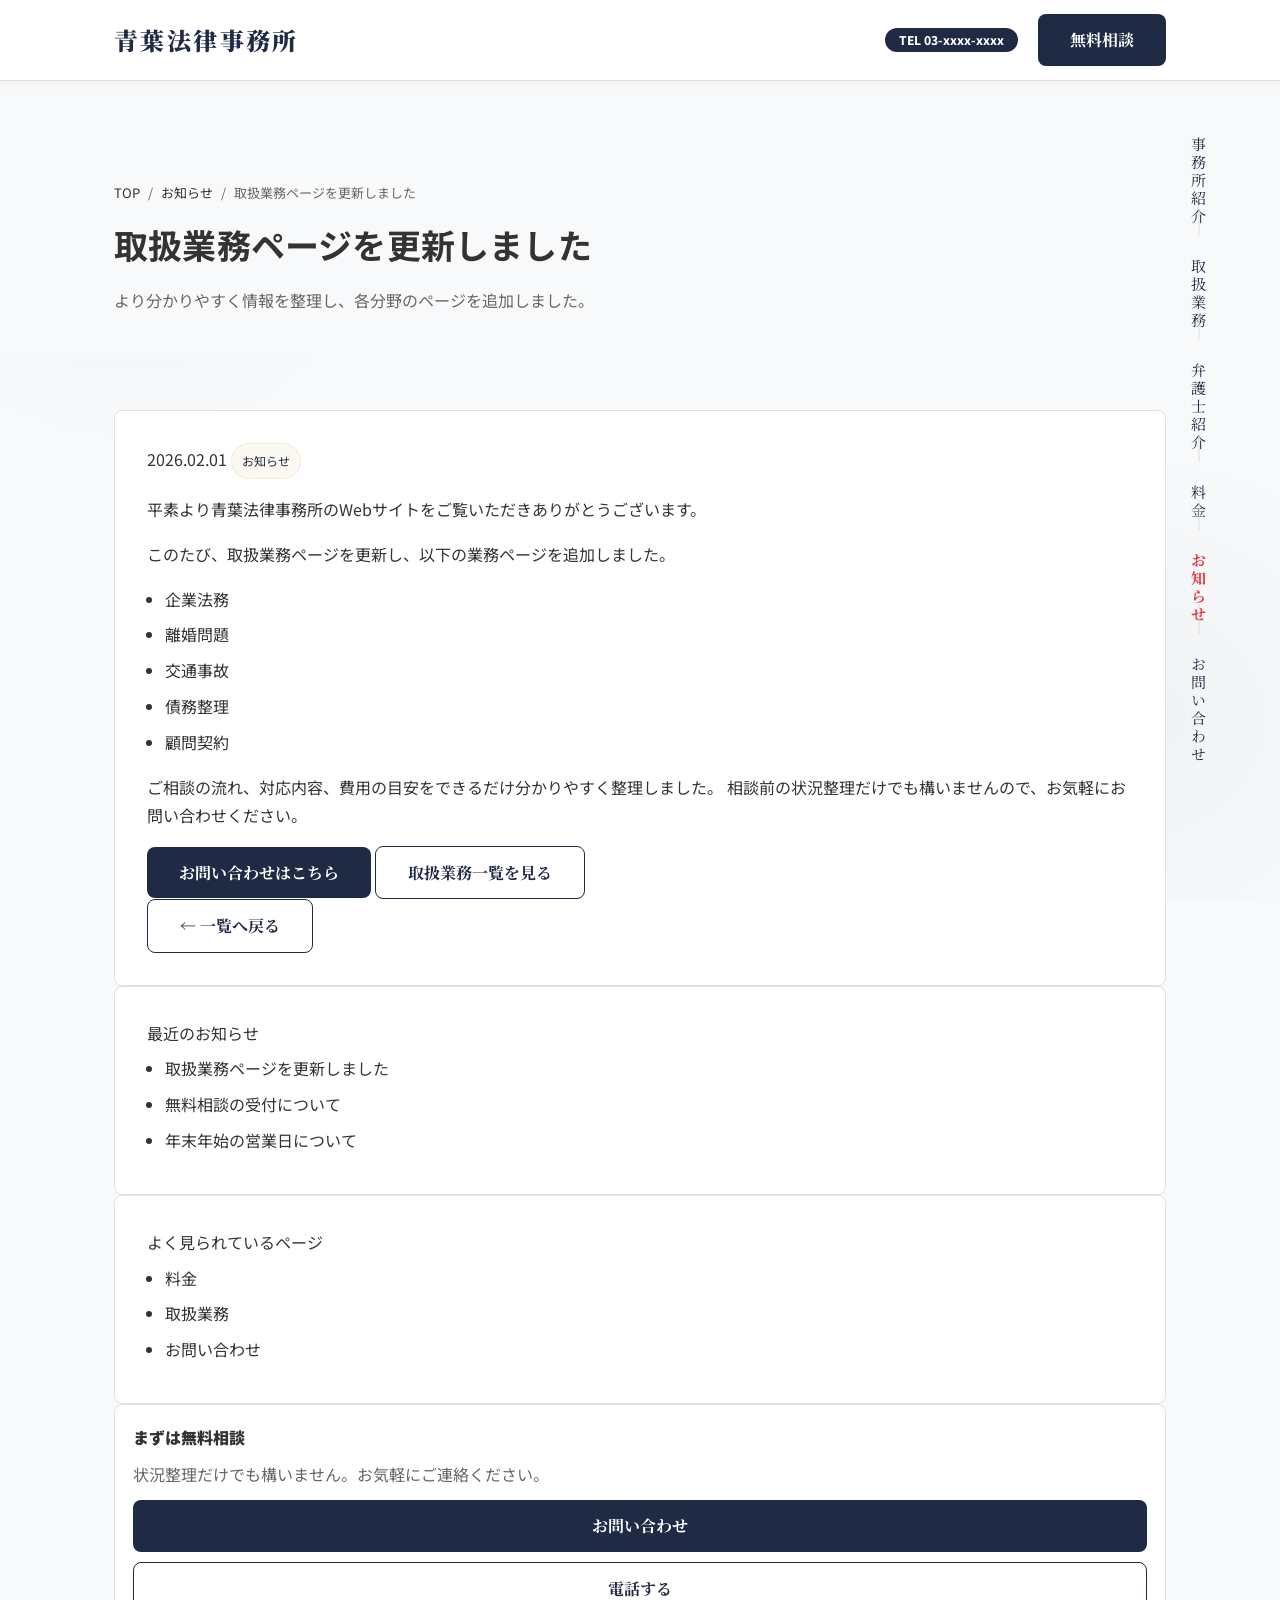
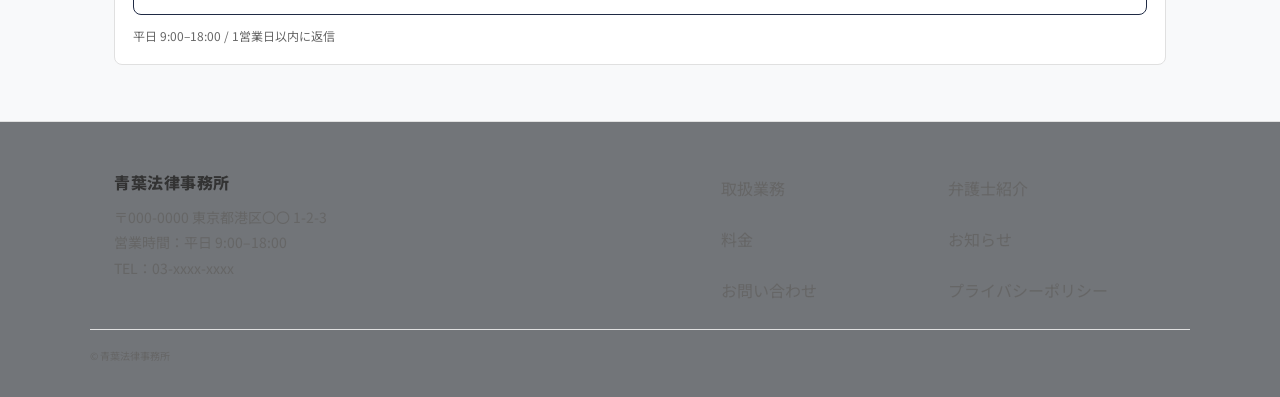
<file: news/2026-02-01.html>
<!doctype html>
<html lang="ja">

<head>
    <meta charset="utf-8" />
    <meta name="viewport" content="width=device-width,initial-scale=1" />
    <title>取扱業務ページを更新しました | お知らせ | 青葉法律事務所</title>
    <meta name="description" content="取扱業務ページを更新し、企業法務・離婚問題・交通事故・債務整理・顧問契約のページを追加しました。" />

    <link rel="icon" href="/favicon.ico" />
    <meta name="theme-color" content="#1F2A44" />

    <meta property="og:title" content="取扱業務ページを更新しました | 青葉法律事務所" />
    <meta property="og:description" content="取扱業務ページを更新し、各業務ページを追加しました。" />
    <meta property="og:type" content="article" />
    <meta property="og:image" content="/ogp-service.jpg" />
    <meta name="twitter:card" content="summary_large_image" />

    <link rel="stylesheet" href="/assets/css/style.css" />
    <script src="/assets/js/main.js" defer></script>
</head>

<body>

    <!-- Header -->
    <header class="l-header">
        <div class="l-container l-header__top">
            <a class="l-header__logo" href="/index.html">青葉法律事務所</a>
            <div class="l-header__actions">
                <span class="c-badge c-badge--pill">TEL 03-xxxx-xxxx</span>
                <a class="c-btn c-btn--primary" href="/index.html#contact-form">無料相談</a>
            </div>
        </div>

        <nav class="l-nav" aria-label="グローバルナビゲーション">
            <div class="l-container l-nav__inner">
                <a class="l-nav__link" href="/about.html">事務所紹介</a>
                <a class="l-nav__link" href="/services/">取扱業務</a>
                <a class="l-nav__link" href="/lawyer/">弁護士紹介</a>
                <a class="l-nav__link" href="/fees.html">料金</a>
                <a class="l-nav__link is-active" href="/news/">お知らせ</a>
                <a class="l-nav__link" href="/index.html#contact-form">お問い合わせ</a>
            </div>
        </nav>
    </header>

    <!-- Page Head -->
    <section class="p-pagehead">
        <div class="l-container">
            <nav class="c-breadcrumb" aria-label="パンくず">
                <a href="/index.html">TOP</a>
                <span aria-hidden="true">/</span>
                <a href="/news/">お知らせ</a>
                <span aria-hidden="true">/</span>
                <span>取扱業務ページを更新しました</span>
            </nav>

            <h1 class="p-pagehead__title">取扱業務ページを更新しました</h1>
            <p class="p-pagehead__lead">
                より分かりやすく情報を整理し、各分野のページを追加しました。
            </p>
        </div>
    </section>

    <!-- Article -->
    <section class="l-section p-article">
        <div class="l-container">
            <div class="p-article__grid">

                <main class="p-article__main">
                    <article class="c-card p-article__card">
                        <div class="p-article__meta">
                            <time datetime="2026-02-01">2026.02.01</time>
                            <span class="c-tag">お知らせ</span>
                        </div>

                        <div class="p-article__body">
                            <p>
                                平素より青葉法律事務所のWebサイトをご覧いただきありがとうございます。
                            </p>
                            <p>
                                このたび、取扱業務ページを更新し、以下の業務ページを追加しました。
                            </p>

                            <ul class="c-list">
                                <li><a href="/services/corporate.html">企業法務</a></li>
                                <li><a href="/services/divorce.html">離婚問題</a></li>
                                <li><a href="/services/accident.html">交通事故</a></li>
                                <li><a href="/services/debt.html">債務整理</a></li>
                                <li><a href="/services/retainer.html">顧問契約</a></li>
                            </ul>

                            <p>
                                ご相談の流れ、対応内容、費用の目安をできるだけ分かりやすく整理しました。
                                相談前の状況整理だけでも構いませんので、お気軽にお問い合わせください。
                            </p>

                            <div class="p-article__cta">
                                <a class="c-btn c-btn--primary" href="/index.html#contact-form">お問い合わせはこちら</a>
                                <a class="c-btn c-btn--outline" href="/services/">取扱業務一覧を見る</a>
                            </div>
                        </div>

                        <nav class="p-article__nav" aria-label="記事ナビ">
                            <a class="c-btn c-btn--outline" href="/news/">← 一覧へ戻る</a>
                        </nav>
                    </article>
                </main>

                <aside class="p-article__aside">
                    <div class="c-card">
                        <div class="c-card__title">最近のお知らせ</div>
                        <ul class="c-list">
                            <li><a href="/news/2026-02-01.html">取扱業務ページを更新しました</a></li>
                            <li><a href="/news/2026-01-15.html">無料相談の受付について</a></li>
                            <li><a href="/news/2025-12-20.html">年末年始の営業日について</a></li>
                        </ul>
                    </div>

                    <div class="c-card">
                        <div class="c-card__title">よく見られているページ</div>
                        <ul class="c-list">
                            <li><a href="/fees.html">料金</a></li>
                            <li><a href="/services/">取扱業務</a></li>
                            <li><a href="/index.html#contact-form">お問い合わせ</a></li>
                        </ul>
                    </div>

                    <div class="c-card p-servicedetail__sidecard">
                        <div class="p-servicedetail__sidetitle">まずは無料相談</div>
                        <p class="p-servicedetail__sidetext">状況整理だけでも構いません。お気軽にご連絡ください。</p>
                        <div class="p-servicedetail__sideactions">
                            <a class="c-btn c-btn--primary" href="/index.html#contact-form">お問い合わせ</a>
                            <a class="c-btn c-btn--outline" href="tel:03xxxxxxxx">電話する</a>
                        </div>
                        <p class="p-servicedetail__sidenote">平日 9:00–18:00 / 1営業日以内に返信</p>
                    </div>
                </aside>

            </div>
        </div>
    </section>

    <!-- Footer -->
    <footer class="l-footer">
        <div class="l-container l-footer__grid">
            <div class="l-footer__brand">
                <div class="l-footer__logo">青葉法律事務所</div>
                <div class="l-footer__info">
                    〒000-0000 東京都港区〇〇 1-2-3<br>
                    営業時間：平日 9:00–18:00<br>
                    TEL：03-xxxx-xxxx
                </div>
            </div>

            <nav class="l-footer__nav" aria-label="フッターナビゲーション">
                <a class="l-footer__link" href="/services/">取扱業務</a>
                <a class="l-footer__link" href="/lawyer/">弁護士紹介</a>
                <a class="l-footer__link" href="/fees.html">料金</a>
                <a class="l-footer__link" href="/news/">お知らせ</a>
                <a class="l-footer__link" href="/index.html#contact-form">お問い合わせ</a>
                <a class="l-footer__link" href="/privacy.html">プライバシーポリシー</a>
            </nav>
        </div>

        <div class="l-container l-footer__bottom">
            <small>© 青葉法律事務所</small>
        </div>
    </footer>

    <!-- Fixed CTA (SP) -->
    <div class="p-fixedcta" role="region" aria-label="固定お問い合わせ">
        <a class="p-fixedcta__btn p-fixedcta__btn--tel" href="tel:03xxxxxxxx">電話</a>
        <a class="p-fixedcta__btn p-fixedcta__btn--consult" href="/index.html#contact-form">無料相談</a>
    </div>

</body>

</html>
</file>
<file: assets/css/style.css>
@import url('https://fonts.googleapis.com/css2?family=Noto+Sans+JP:wght@400;700&family=Noto+Serif+JP:wght@700;900&display=swap');

/* ---------- Variables ---------- */
:root {
  --navy: #1F2A44;
  --sky: #F0F7FF;
  --accent: #E63946;
  --text: #333333;
  --muted: #666666;
  --line: #E0E0E0;
  --bg: #F8F9FA;
  --white: #FFFFFF;
  
  --radius: 8px;
  --radius-lg: 12px;
  --container: 1100px;
  --pad: 24px;
  --header-h: 80px;
  
  --font-serif: "Noto Serif JP", serif;
  --font-sans: "Noto Sans JP", sans-serif;
}

/* ---------- Base ---------- */
*,
*::before,
*::after {
  box-sizing: border-box;
}

html {
  scroll-behavior: smooth;
}

body {
  margin: 0;
  font-family: var(--font-sans);
  font-size: 16px;
  line-height: 1.8;
  color: var(--text);
  background-color: var(--bg);
  background-image: 
    radial-gradient(circle at 10% 20%, rgba(31, 42, 68, 0.03) 0%, transparent 20%),
    radial-gradient(circle at 90% 80%, rgba(31, 42, 68, 0.03) 0%, transparent 20%);
  background-attachment: fixed;
}

img {
  max-width: 100%;
  height: auto;
}

a {
  color: inherit;
  text-decoration: none;
}

a:hover {
  opacity: 0.92;
}

strong {
  color: var(--navy);
  font-weight: 700;
}

.hidden {
  display: none;
}

/* Focus */
:focus-visible {
  outline: 2px solid var(--navy);
  outline-offset: 3px;
}

/* ---------- Utility ---------- */
.u-tategaki {
  writing-mode: vertical-rl;
  text-orientation: mixed;
  font-family: var(--font-serif);
}

.u-serif {
  font-family: var(--font-serif);
}

.u-circle {
  border-radius: 50%;
  aspect-ratio: 1 / 1;
}

.u-img-cover {
  width: 100%;
  height: 100%;
  object-fit: cover;
  display: block;
}

@media (max-width: 720px) {
  .u-tategaki-sp-yoko {
    writing-mode: horizontal-tb;
  }
}

/* ---------- Layout ---------- */
.l-container {
  max-width: var(--container);
  margin: 0 auto;
  padding: 0 var(--pad);
}

.l-section {
  padding: 56px 0;
}

@media (max-width: 720px) {
  .l-section {
    padding: 44px 0;
  }
  :root {
    --pad: 16px;
  }
}
/* ---------- Header / Nav ---------- */
.l-header {
  position: sticky;
  top: 0;
  z-index: 100;
  background: var(--white);
  border-bottom: 1px solid var(--line);
  box-shadow: 0 2px 10px rgba(0, 0, 0, 0.05);
}

.l-header__top {
  height: var(--header-h);
  display: flex;
  align-items: center;
  justify-content: space-between;
}

.l-header__logo {
  font-family: var(--font-serif);
  font-size: 24px;
  font-weight: 900;
  color: var(--navy);
  letter-spacing: 0.1em;
}

.l-header__actions {
  display: flex;
  align-items: center;
  gap: 20px;
}

.l-nav {
  display: none; /* 初期はシンプルにヘッダー内に収めるかPC版で縦にする */
}

@media (min-width: 901px) {
  .l-nav {
    display: block;
    position: fixed;
    right: 40px;
    top: 50%;
    transform: translateY(-50%);
    z-index: 110;
  }
  .l-nav__inner {
    display: flex;
    flex-direction: column;
    gap: 32px;
  }
  .l-nav__link {
    writing-mode: vertical-rl;
    font-family: var(--font-serif);
    font-size: 15px;
    letter-spacing: 0.2em;
    color: var(--navy);
    position: relative;
    padding: 0 4px;
  }
  .l-nav__link::after {
    content: "";
    position: absolute;
    bottom: -10px;
    left: 50%;
    transform: translateX(-50%);
    width: 1px;
    height: 30px;
    background: var(--line);
  }
  .l-nav__link:last-child::after {
    display: none;
  }
  .l-nav__link.is-active {
    color: var(--accent);
    font-weight: 700;
  }
}

@media (max-width: 720px) {
  .l-header__actions .c-badge {
    display: none;
  }
}
/* ---------- Footer ---------- */
.l-footer {
  padding: 46px 0 18px;
  border-top: 1px solid var(--line);
  background: rgba(7, 10, 18, 0.55);
}

.l-footer__grid {
  display: grid;
  grid-template-columns: 1.3fr 1fr;
  gap: 28px;
  align-items: start;
}

.l-footer__logo {
  font-weight: 800;
  letter-spacing: 0.5px;
  margin-bottom: 8px;
}

.l-footer__info {
  color: var(--muted);
  font-size: 14px;
}

.l-footer__nav {
  display: grid;
  grid-template-columns: 1fr 1fr;
  gap: 10px;
}

.l-footer__link {
  color: var(--muted);
  padding: 6px 0;
}

.l-footer__bottom {
  margin-top: 18px;
  padding: 14px 0;
  border-top: 1px solid var(--line);
  color: var(--muted);
  font-size: 12px;
}

.p-about__muted {
  margin-top: 20px;
  color: var(--muted);
  font-size: 13px;
}

@media (max-width: 900px) {
  .l-footer__grid {
    grid-template-columns: 1fr;
  }
  .l-footer__nav {
    grid-template-columns: 1fr 1fr;
  }
}
@media (max-width: 520px) {
  .l-footer__nav {
    grid-template-columns: 1fr;
  }
}
.c-card {
  background: var(--white);
  border: 1px solid var(--line);
  border-radius: var(--radius);
  padding: 32px;
  transition: transform 0.3s ease, box-shadow 0.3s ease;
  overflow: hidden; /* 画像のはみ出し防止 */
}

/* カード内画像スタイル */
.p-reasons__card {
  padding: 0 !important; /* 画像を端まで持ってくるため */
}

.p-reasons__img {
  width: 100%;
  height: 160px;
  overflow: hidden;
  margin-bottom: 24px;
}

.p-reasons__card .c-card__title,
.p-reasons__card .c-card__text {
  padding: 0 24px;
}

.p-reasons__card .c-card__text {
  margin-bottom: 24px;
}

.c-heading2 {
  font-family: var(--font-serif);
  font-size: 2rem;
  font-weight: 900;
  color: var(--navy);
  margin: 0 0 24px;
  position: relative;
  display: inline-block;
}

.c-heading2::before {
  content: "";
  position: absolute;
  top: -10px;
  left: -20px;
  width: 40px;
  height: 40px;
  border-radius: 50%;
  background: var(--sky);
  z-index: -1;
}

.p-about__map {
  margin-top: 30px;
  aspect-ratio: 16 / 9;
  background: var(--sky);
  border-radius: var(--radius);
  border: 1px solid var(--line);
  display: flex;
  align-items: center;
  justify-content: center;
}

.c-btn {
  display: inline-flex;
  align-items: center;
  justify-content: center;
  padding: 16px 32px;
  border-radius: 50%;
  aspect-ratio: 1 / 1;
  border: 1px dashed var(--accent);
  color: var(--accent);
  font-family: var(--font-serif);
  font-weight: 700;
  transition: all 0.3s ease;
  background: var(--white);
  text-align: center;
  line-height: 1.2;
}

.c-btn:hover {
  background: var(--accent);
  color: var(--white);
  border-style: solid;
}

.c-btn--primary {
  background: var(--navy);
  border: none;
  color: var(--white);
  border-radius: var(--radius);
  aspect-ratio: auto;
}

.c-btn--outline {
  background: transparent;
  border: 1px solid var(--navy);
  color: var(--navy);
  border-radius: var(--radius);
  aspect-ratio: auto;
}

.c-grid {
  display: grid;
  gap: 16px;
}

.c-grid--2 {
  grid-template-columns: repeat(2, minmax(0, 1fr));
}

.c-grid--3 {
  grid-template-columns: repeat(3, minmax(0, 1fr));
}

@media (max-width: 980px) {
  .c-grid--3 {
    grid-template-columns: repeat(2, minmax(0, 1fr));
  }
}
@media (max-width: 640px) {
  .c-grid--2,
  .c-grid--3 {
    grid-template-columns: 1fr;
  }
}
.c-list {
  margin: 0;
  padding-left: 18px;
  color: var(--muted);
}

.c-list li {
  margin: 7px 0;
  color: var(--text);
}

.c-tag {
  display: inline-flex;
  align-items: center;
  padding: 6px 10px;
  border-radius: 999px;
  font-size: 12px;
  border: 1px solid rgba(214, 184, 122, 0.22);
  background: rgba(214, 184, 122, 0.1);
  color: var(--navy);
}

.c-chip {
  cursor: pointer;
  border: 1px solid var(--line);
  background: var(--white);
  color: var(--text);
  padding: 10px 12px;
  border-radius: 999px;
  min-height: 40px;
  font-weight: 700;
}

/* Badge */
.c-badge {
  display: inline-block;
  padding: 6px 14px;
  background: var(--navy);
  color: var(--white);
  font-size: 12px;
  font-weight: 800;
  border-radius: 4px;
  line-height: 1;
}

.c-badge--pill {
  border-radius: 999px;
}

.c-chip.is-active {
  border-color: rgba(214, 184, 122, 0.28);
  background: rgba(214, 184, 122, 0.12);
  color: var(--text);
}

.c-breadcrumb {
  display: flex;
  gap: 8px;
  flex-wrap: wrap;
  color: var(--muted);
  font-size: 13px;
  margin-bottom: 10px;
}

.c-breadcrumb a {
  color: var(--text);
}

.c-table {
  width: 100%;
  border-collapse: collapse;
  font-size: 14px;
  overflow: hidden;
  border-radius: 14px;
}

.c-table th,
.c-table td {
  padding: 12px 12px;
  border-bottom: 1px solid var(--line);
  text-align: left;
}

.c-table thead th {
  background: var(--sky);
  color: var(--navy);
  font-weight: 800;
}

.c-table tbody td {
  color: var(--text);
}

/* ---------- Form ---------- */
.c-field {
  display: grid;
  gap: 8px;
}

.c-field__label {
  font-weight: 800;
  color: var(--navy);
  display: inline-flex;
  align-items: center;
  gap: 8px;
}

.c-field__control {
  width: 100%;
  padding: 12px 12px;
  border-radius: 12px;
  border: 1px solid var(--line);
  background: var(--white);
  color: var(--main);
  transition: border-color 0.2s ease, box-shadow 0.2s ease;
}

.c-field__control:focus {
  outline: none;
  border-color: var(--navy);
  box-shadow: 0 0 0 4px rgba(31, 42, 68, 0.1);
}

.c-field__control::placeholder {
  color: #999;
}

.c-field__control--ta {
  resize: vertical;
  min-height: 160px;
}

.c-field__help {
  color: var(--muted);
  font-size: 12px;
}

.c-field__count {
  color: var(--muted);
  font-size: 12px;
  justify-self: end;
}

.c-pill {
  font-size: 11px;
  padding: 4px 8px;
  border-radius: 999px;
  border: 1px solid var(--line);
  background: rgba(255, 255, 255, 0.04);
}

.c-pill--req {
  border-color: rgba(230, 57, 70, 0.3);
  background: rgba(230, 57, 70, 0.08);
  color: var(--accent);
}

.c-pill--opt {
  border-color: var(--line);
  background: rgba(255, 255, 255, 0.03);
  color: rgba(234, 240, 255, 0.72);
}

.p-about__mapPh {
  color: var(--navy);
  font-weight: 800;
  font-size: 1.2rem;
}

.c-check {
  display: flex;
  align-items: center;
  gap: 10px;
  color: var(--navy);
  font-weight: 700;
}

.c-check__input {
  width: 18px;
  height: 18px;
}

.c-check__text a {
  text-decoration: underline;
}

/* ---------- Accordion ---------- */
.c-accordion {
  display: grid;
  gap: 10px;
}

.c-accordion__item {
  border-radius: 14px;
  background: var(--white);
  overflow: hidden;
}

.c-accordion__head {
  cursor: pointer;
  list-style: none;
  padding: 14px 14px;
  font-weight: 800;
  color: var(--navy);
}

.c-accordion__head::-webkit-details-marker {
  display: none;
}

.c-accordion__body {
  padding: 0 20px 20px;
  border: 1px solid var(--line);
  border-top: none;
  display: none;
  background: var(--white);
  color: var(--muted);
}

/* ---------- Pages ---------- */
/* Hero (Home) */
.p-hero {
  position: relative;
  padding: 100px 0 140px;
  overflow: hidden;
  background: var(--white);
}

.p-hero__inner {
  display: flex;
  justify-content: space-between;
  align-items: flex-start;
  position: relative;
  z-index: 10;
}

.p-hero__copy {
  display: flex;
  align-items: flex-start;
  gap: 60px;
}

.p-hero__verticalTitle {
  font-size: 3.5rem;
  line-height: 1.2;
  letter-spacing: 0.25em;
  color: var(--navy);
  font-weight: 900;
  margin-top: 40px;
}

.p-hero__subCopy {
  margin-top: 180px;
  max-width: 300px;
}

.p-hero__lead {
  font-size: 1.1rem;
  color: var(--muted);
  margin-bottom: 40px;
  line-height: 2;
}

.p-hero__imageBox {
  position: relative;
  width: 45%;
  aspect-ratio: 3 / 4;
  margin-top: 60px;
}

.p-hero__image {
  width: 100%;
  height: 100%;
  border-radius: var(--radius-lg);
  overflow: hidden;
  position: relative;
}

.p-hero__photoPh {
  position: absolute;
  top: 50%;
  left: 50%;
  transform: translate(-50%, -50%);
  color: var(--navy);
  font-family: var(--font-serif);
  font-size: 1.2rem;
  opacity: 0.5;
  white-space: nowrap;
}

.p-hero__badges {
  position: absolute;
  top: calc(100% + 14px);
  left: 0;
  display: flex;
  flex-direction: row;
  gap: 12px;
  z-index: 20;
}

.p-hero__decoration {
  position: absolute;
  top: 0;
  left: 0;
  width: 100%;
  height: 100%;
  pointer-events: none;
}

.p-hero__circle {
  position: absolute;
  background: var(--sky);
  opacity: 0.6;
  z-index: 1;
}

.p-hero__circle--1 {
  width: 500px;
  top: -100px;
  right: -100px;
}

.p-hero__circle--2 {
  width: 300px;
  bottom: 10%;
  left: -50px;
}

@media (max-width: 1024px) {
  .p-hero__verticalTitle {
    font-size: 2.5rem;
  }
  .p-hero__imageBox {
    width: 50%;
  }
}

@media (max-width: 900px) {
  .p-hero {
    padding: 60px 0;
  }
  .p-hero__inner {
    flex-direction: column;
    align-items: center;
  }
  .p-hero__copy {
    flex-direction: column;
    gap: 30px;
    margin-bottom: 60px;
  }
  .p-hero__subCopy {
    margin-top: 0;
    max-width: 100%;
  }
  .p-hero__imageBox {
    width: 100%;
    margin-top: 0;
  }
  .p-hero__badges {
    position: static;
    flex-direction: row;
    margin-top: 20px;
  }
}
/* Top Proof */
.p-topproof__head {
  margin-bottom: 16px;
}

.p-topproof__lead {
  color: var(--muted);
  margin: 0;
}

.p-topproof__stats {
  margin-top: 16px;
  display: grid;
  grid-template-columns: repeat(3, minmax(0, 1fr));
  gap: 12px;
}

.p-topproof__stat {
  padding: 14px;
  text-align: center;
}

.p-topproof__num {
  font-size: 28px;
  font-weight: 950;
  letter-spacing: 0.4px;
  color: var(--navy);
}

.p-topproof__label {
  color: var(--muted);
  font-size: 13px;
}

.p-topproof__note {
  margin-top: 10px;
  color: var(--muted);
  font-size: 12px;
}

@media (max-width: 780px) {
  .p-topproof__stats {
    grid-template-columns: 1fr;
  }
}
/* Top Flow */
.p-topflow__head {
  margin-bottom: 16px;
}

.p-topflow__lead {
  color: var(--muted);
  margin: 0;
}

.p-topflow__steps {
  margin: 0;
  padding: 0;
  list-style: none;
  display: grid;
  gap: 12px;
}

.p-topflow__step {
  padding: 16px;
  display: flex;
  gap: 14px;
  align-items: flex-start;
}

.p-topflow__no {
  width: 46px;
  height: 46px;
  border-radius: 14px;
  display: flex;
  align-items: center;
  justify-content: center;
  background: rgba(214, 184, 122, 0.14);
  border: 1px solid rgba(214, 184, 122, 0.22);
  font-weight: 900;
}

.p-topflow__title {
  font-weight: 900;
  margin-bottom: 6px;
}

.p-topflow__text {
  margin: 0;
  color: var(--muted);
}

.p-topflow__cta {
  margin-top: 14px;
  display: flex;
  gap: 10px;
  flex-wrap: wrap;
}

/* Page Head */
.p-pagehead {
  padding: 100px 0 40px; /* 余白を大幅に増やして重なりを解消 */
  background: var(--bg);
}

.p-pagehead__title {
  margin: 0;
  font-size: 34px;
  letter-spacing: 0.2px;
}

.p-pagehead__lead {
  margin: 10px 0 0;
  color: var(--muted);
}

/* Services list */
.p-services__filters {
  display: flex;
  gap: 8px;
  flex-wrap: wrap;
  margin-top: 12px;
}

.p-services__filterhint {
  margin: 10px 0 0;
  color: var(--muted);
  font-size: 12px;
}

.p-services__item {
  padding: 16px;
  display: grid;
  gap: 10px;
  position: relative;
}

.p-services__item[hidden] {
  display: none !important;
}

.p-services__tags {
  display: flex;
  gap: 8px;
  flex-wrap: wrap;
}

.p-services__icon {
  width: 54px;
  height: 54px;
  border-radius: 16px;
  display: flex;
  align-items: center;
  justify-content: center;
  background: rgba(74, 123, 214, 0.12);
  border: 1px solid rgba(74, 123, 214, 0.18);
}

.p-services__svg {
  width: 28px;
  height: 28px;
  color: var(--navy);
}

/* Service detail */
.p-servicedetail__grid {
  display: grid;
  grid-template-columns: 1.1fr 0.9fr;
  gap: 18px;
  align-items: start;
}

.p-servicedetail__intro {
  padding: 18px;
}

.p-servicedetail__chips {
  display: flex;
  gap: 8px;
  flex-wrap: wrap;
  margin-bottom: 10px;
}

.p-servicedetail__text {
  margin: 0;
  color: var(--muted);
}

.p-servicedetail__block {
  margin-top: 18px;
}

.p-servicedetail__nav {
  margin-top: 18px;
  display: flex;
  gap: 10px;
  flex-wrap: wrap;
}

.p-servicedetail__aside {
  display: grid;
  gap: 14px;
}

.p-servicedetail__sidecard {
  padding: 18px;
}

.p-servicedetail__sidetitle {
  font-weight: 900;
  margin-bottom: 8px;
}

.p-servicedetail__sidetext {
  margin: 0 0 12px;
  color: var(--muted);
}

.p-servicedetail__sideactions {
  display: grid;
  gap: 10px;
}

.p-servicedetail__sidenote {
  margin: 10px 0 0;
  color: var(--muted);
  font-size: 12px;
}

@media (max-width: 980px) {
  .p-servicedetail__grid {
    grid-template-columns: 1fr;
  }
}
/* Contact */
.p-contact__lead {
  color: var(--muted);
  margin: 0 0 16px;
}

.p-contact__lead strong {
  color: var(--accent);
  font-weight: 900;
}

.p-form__grid {
  display: grid;
  grid-template-columns: repeat(2, minmax(0, 1fr));
  gap: 14px;
}

.c-field--full {
  grid-column: 1/-1;
}

.p-form__actions {
  margin-top: 14px;
  display: flex;
  align-items: center;
  justify-content: space-between;
  gap: 12px;
  flex-wrap: wrap;
}

.p-form__note {
  margin: 0;
  color: var(--muted);
  font-size: 12px;
}

.p-form__note strong {
  color: var(--accent);
}

@media (max-width: 720px) {
  .p-form__grid {
    grid-template-columns: 1fr;
  }
}
/* CTA block (services) */
.p-cta__card {
  padding: 18px;
}

.p-cta__grid {
  display: grid;
  grid-template-columns: 1.15fr 0.85fr;
  gap: 16px;
  align-items: center;
}

.p-cta__lead {
  margin: 10px 0 12px;
  color: var(--muted);
}

.p-cta__meta {
  display: flex;
  gap: 8px;
  flex-wrap: wrap;
}

.p-cta__actions {
  display: grid;
  gap: 10px;
}

.p-cta__note {
  margin: 0;
  color: var(--muted);
  font-size: 12px;
}

@media (max-width: 980px) {
  .p-cta__grid {
    grid-template-columns: 1fr;
  }
}
/* Steps (re-used) */
.p-about__steps {
  margin: 0;
  padding: 0;
  list-style: none;
  display: grid;
  gap: 12px;
}

.p-about__step {
  display: flex;
  gap: 12px;
  padding: 14px;
  border: 1px solid var(--line);
  border-radius: 14px;
  background: var(--white);
}

.p-about__stepNo {
  width: 44px;
  height: 44px;
  border-radius: 14px;
  display: flex;
  align-items: center;
  justify-content: center;
  background: rgba(214, 184, 122, 0.14);
  border: 1px solid rgba(214, 184, 122, 0.22);
  font-weight: 900;
}

.p-about__stepTitle {
  font-weight: 900;
  margin-bottom: 6px;
}

.p-about__text {
  margin: 0;
  color: var(--muted);
}

/* ---------- Fixed CTA (SP) ---------- */
.p-fixedcta {
  position: fixed;
  left: 0;
  right: 0;
  bottom: 0;
  z-index: 60;
  display: none;
  gap: 10px;
  padding: 10px;
  padding-bottom: calc(10px + env(safe-area-inset-bottom));
  background: rgba(7, 10, 18, 0.72);
  border-top: 1px solid rgba(234, 240, 255, 0.1);
  backdrop-filter: blur(14px);
}

.p-fixedcta__btn {
  flex: 1;
  min-height: 46px;
  border-radius: 14px;
  display: flex;
  align-items: center;
  justify-content: center;
  font-weight: 900;
  border: 1px solid rgba(234, 240, 255, 0.12);
  background: rgba(255, 255, 255, 0.04);
}

.c-accordion__btn {
  width: 100%;
  display: flex;
  justify-content: space-between;
  align-items: center;
  padding: 18px 20px;
  background: none;
  border: 1px solid var(--line);
  cursor: pointer;
  text-align: left;
  transition: all 0.2s;
}

.c-accordion__item.is-active .c-accordion__btn {
  border-bottom-color: transparent;
  color: var(--navy);
  font-weight: 700;
}

.p-fixedcta__btn--consult {
  background: linear-gradient(135deg, rgba(214, 184, 122, 0.92), rgba(74, 123, 214, 0.86));
  color: #071022;
  border-color: rgba(214, 184, 122, 0.25);
}

@media (max-width: 720px) {
  .p-fixedcta {
    display: flex;
  }
  body {
    padding-bottom: 78px;
  } /* fixed CTA分の余白 */
}

/* ---------- News Page ---------- */
.p-news__grid {
  display: grid;
  grid-template-columns: 1fr 340px;
  gap: 40px;
  align-items: start;
}

.p-news__main {
  display: grid;
  gap: 32px;
}

.p-news__item {
  display: block;
  text-decoration: none;
  color: inherit;
  transition: transform 0.3s ease, box-shadow 0.3s ease;
}

.p-news__item:hover {
  transform: translateY(-4px);
  box-shadow: 0 10px 30px rgba(0, 0, 0, 0.08);
  opacity: 1;
}

.p-news__meta {
  display: flex;
  align-items: center;
  gap: 16px;
  margin-bottom: 12px;
}

.p-news__date {
  font-size: 14px;
  color: var(--muted);
  font-weight: 700;
}

.p-news__title {
  font-size: 1.5rem;
  font-family: var(--font-serif);
  font-weight: 900;
  color: var(--navy);
  margin-bottom: 12px;
  line-height: 1.4;
}

.p-news__excerpt {
  color: var(--muted);
  font-size: 15px;
  line-height: 1.7;
  margin-bottom: 16px;
  display: -webkit-box;
  -webkit-line-clamp: 2;
  line-clamp: 2;
  -webkit-box-orient: vertical;
  overflow: hidden;
}

.p-news__more {
  font-weight: 800;
  color: var(--accent);
  font-size: 14px;
}

.p-news__pager {
  margin-top: 40px;
  padding-top: 30px;
  border-top: 1px solid var(--line);
  display: flex;
  align-items: center;
  justify-content: center;
  gap: 24px;
}

.p-news__pagerinfo {
  font-weight: 700;
  color: var(--muted);
  font-size: 14px;
}

.p-news__aside {
  display: grid;
  gap: 32px;
}

@media (max-width: 980px) {
  .p-news__grid {
    grid-template-columns: 1fr;
  }
  .p-news__aside {
    margin-top: 40px;
  }
}

@media (max-width: 720px) {
  .p-news__title {
    font-size: 1.25rem;
  }
}

/*# sourceMappingURL=style.css.map */
</file>
